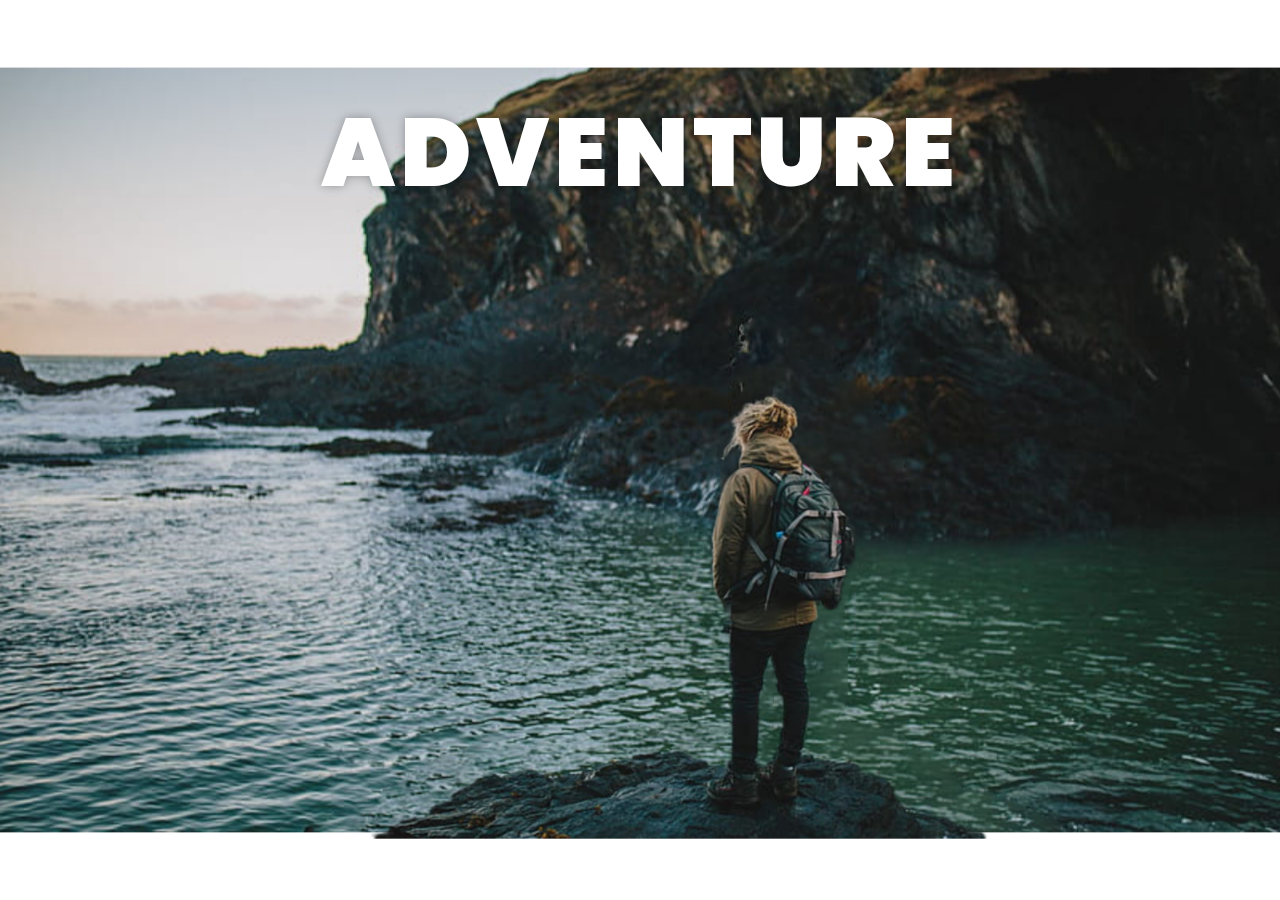
<file: 01 - Parallax Effect/index.html>
<!DOCTYPE html>
<html lang="en">
<head>
    <meta charset="UTF-8">
    <meta name="viewport" content="width=device-width, initial-scale=1.0">
    <title>Adventure Parallax</title>

    <link rel="stylesheet" href="style.css">
</head>
<body>
    
    <div id="wrapper">
        <div class="container">
            <img src="bg.png" class="background">
            <img src="fg.png" class="foreground">
            <h1>ADVENTURE</h1>
        </div>

        <section>
            <h2 class="secHeading">Adventure Time</h2>
            <p class="text">Lorem ipsum dolor sit amet consectetur adipisicing elit. Sed dolore cupiditate laudantium maxime? Soluta aliquid tempore totam dolorem, sequi sapiente magnam, voluptate doloremque architecto fuga qui obcaecati neque suscipit maiores ea quaerat consequatur? Delectus quam maxime perspiciatis quidem aspernatur quae.
            <br><br>
            Lorem ipsum dolor, sit amet consectetur adipisicing elit. Voluptate architecto officiis hic enim corporis necessitatibus, ut commodi veniam quaerat facilis expedita dolorum fugiat, doloremque explicabo consequuntur! Vitae voluptate esse alias at eum enim vero odit necessitatibus dignissimos? Pariatur, tempore voluptatibus nulla eaque ea eos amet!
        </p>

        <div class="bg bg1">
            <h2 class="desc">BIKING</h2>
        </div>
        <p class="text">
            Lorem ipsum dolor sit amet consectetur adipisicing elit. Sed dolore cupiditate laudantium maxime? Soluta aliquid tempore totam dolorem, sequi sapiente magnam, voluptate doloremque architecto fuga qui obcaecati neque suscipit maiores ea quaerat consequatur? Delectus quam maxime perspiciatis quidem aspernatur quae.
            <br><br>
            Lorem ipsum dolor, sit amet consectetur adipisicing elit. Voluptate architecto officiis hic enim corporis necessitatibus, ut commodi veniam quaerat facilis expedita dolorum fugiat, doloremque explicabo consequuntur! Vitae voluptate esse alias at eum enim vero odit necessitatibus dignissimos? Pariatur, tempore voluptatibus nulla eaque ea eos amet!
        </p>
            
        <div class="bg bg2">
            <h2 class="desc">PARA GLIDING</h2>
        </div>
        <p class="text">
            Lorem ipsum dolor sit amet consectetur adipisicing elit. Sed dolore cupiditate laudantium maxime? Soluta aliquid tempore totam dolorem, sequi sapiente magnam, voluptate doloremque architecto fuga qui obcaecati neque suscipit maiores ea quaerat consequatur? Delectus quam maxime perspiciatis quidem aspernatur quae.
            <br><br>
            Lorem ipsum dolor, sit amet consectetur adipisicing elit. Voluptate architecto officiis hic enim corporis necessitatibus, ut commodi veniam quaerat facilis expedita dolorum fugiat, doloremque explicabo consequuntur! Vitae voluptate esse alias at eum enim vero odit necessitatibus dignissimos? Pariatur, tempore voluptatibus nulla eaque ea eos amet!
        </p>
            
        <div class="bg bg3">
            <h2 class="desc">SURFING</h2>
        </div>
        <p class="text">
            Lorem ipsum dolor sit amet consectetur adipisicing elit. Sed dolore cupiditate laudantium maxime? Soluta aliquid tempore totam dolorem, sequi sapiente magnam, voluptate doloremque architecto fuga qui obcaecati neque suscipit maiores ea quaerat consequatur? Delectus quam maxime perspiciatis quidem aspernatur quae.
            <br><br>
            Lorem ipsum dolor, sit amet consectetur adipisicing elit. Voluptate architecto officiis hic enim corporis necessitatibus, ut commodi veniam quaerat facilis expedita dolorum fugiat, doloremque explicabo consequuntur! Vitae voluptate esse alias at eum enim vero odit necessitatibus dignissimos? Pariatur, tempore voluptatibus nulla eaque ea eos amet!
        </p>
            
        </section>
    </div>

</body>
</html>
</file>
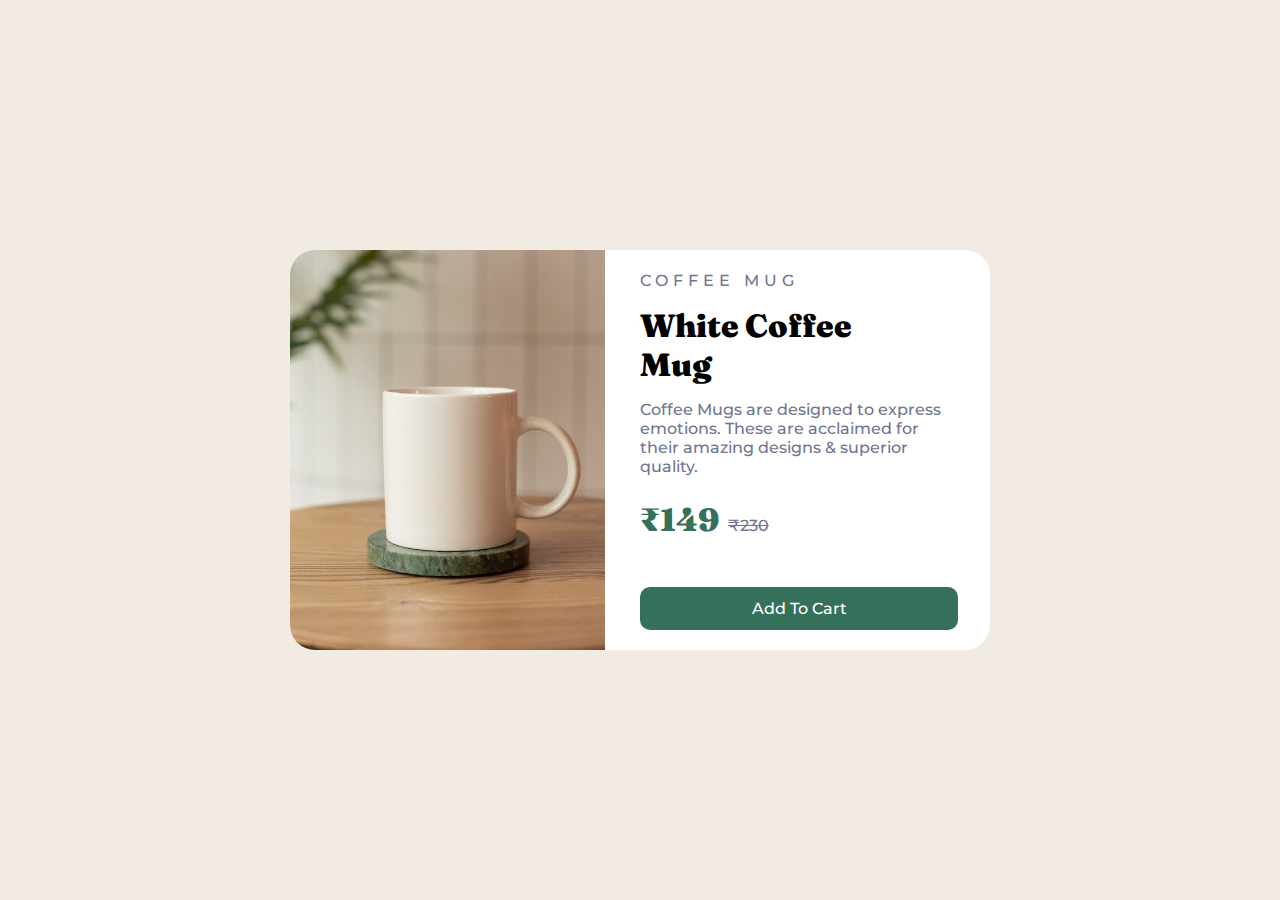
<file: 02 - Coffee Cup/index.html>
<!DOCTYPE html>
<html lang="en">
<head>
    <meta charset="UTF-8">
    <meta name="viewport" content="width=device-width, initial-scale=1.0">
    <title>Mud Cup</title>

    <link rel="stylesheet" href="style.css">
</head>
<body>
    <div id="wrapper">
        <div class="container">
            <div class="product">
                <div class="product-image">
                    <img src="./img/mug.jpg">
                </div>
                <div class="details">
                    <p class="product-category">Coffee Mug</p>
                    <h2 class="product-title">White Coffee <br> Mug</h2>
                    <p class="product-desc">Coffee Mugs are designed to express emotions. These are acclaimed for their amazing designs & superior quality.</p>
                    <p class="product-price">
                        <span class="product-title sell-price">₹149</span>
                        <span class="product-desc original-price">₹230</span>
                    </p>
                    <button class="btn">Add To Cart</button>
                </div>
            </div>
        </div>
    </div>
</body>
</html>
</file>
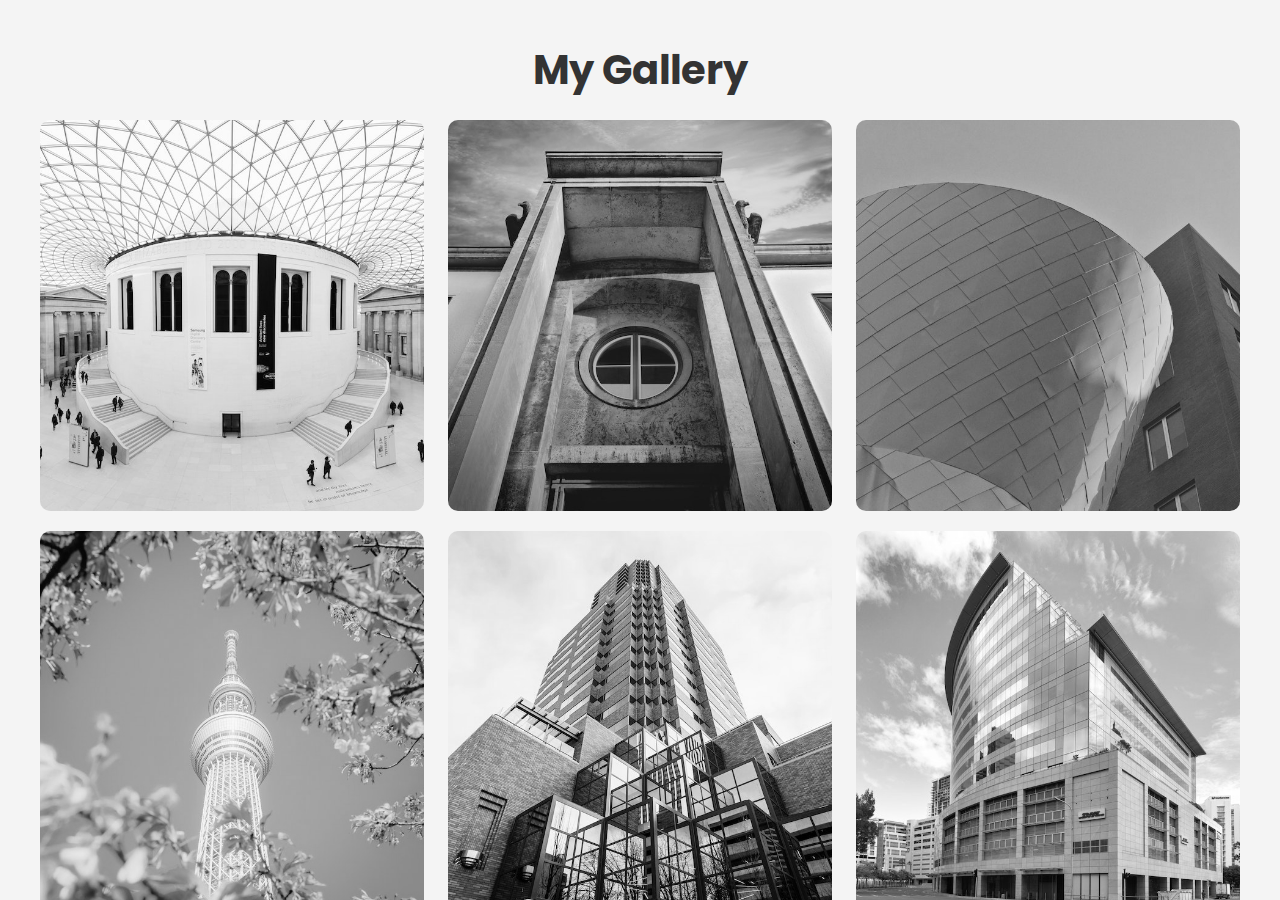
<file: 03 - Image Gallery/index.html>
<!DOCTYPE html>
<html lang="en">
<head>
    <meta charset="UTF-8">
    <meta name="viewport" content="width=device-width, initial-scale=1.0">
    <title>My Gallery</title>

    <link rel="stylesheet" href="style.css">
    <link rel="shortcut icon" href="favicon.ico" type="image/x-icon">
</head>
<body>

    <div id="wrapper">
        <div class="container">
            <h2>My Gallery</h2>
            <div class="gallery">

                <figure class="card">
                    <img src="img/image1.jpg" alt="">
                    <figcaption>Image 1</figcaption>
                </figure>

                <figure class="card">
                    <img src="img/image2.jpg" alt="">
                    <figcaption>Image 2</figcaption>
                </figure>

                <figure class="card">
                    <img src="img/image3.jpg" alt="">
                    <figcaption>Image 3</figcaption>
                </figure>

                <figure class="card">
                    <img src="img/image4.jpg" alt="">
                    <figcaption>Image 4</figcaption>
                </figure>

                <figure class="card">
                    <img src="img/image5.jpg" alt="">
                    <figcaption>Image 5</figcaption>
                </figure>

                <figure class="card">
                    <img src="img/image6.jpg" alt="">
                    <figcaption>Image 6</figcaption>
                </figure>

                <figure class="card">
                    <img src="img/image7.jpg" alt="">
                    <figcaption>Image 7</figcaption>
                </figure>

                <figure class="card">
                    <img src="img/image8.jpg" alt="">
                    <figcaption>Image 8</figcaption>
                </figure>

                <figure class="card">
                    <img src="img/image9.jpg" alt="">
                    <figcaption>Image 9</figcaption>
                </figure>


            </div>
        </div>
    </div>

</body>
</html>
</file>
<file: 01 - Parallax Effect/style.css>
@import url('https://fonts.googleapis.com/css2?family=Poppins:wght@300;400;500;700;800&display=swap');

* {
    padding: 0;
    margin: 0;
    box-sizing: border-box;
    font-family: 'Poppins', sans-serif;
}

#wrapper {
   height: 100vh;
   perspective: 10px;
   overflow-x: hidden;
}
.container {
    position: relative;
    display:flex;
    justify-content: center;
    align-items: center;
    height: 100%;
    transform-style: preserve-3d;
    z-index: -1;
}
.background {
    transform: translateZ(-40px) scale(8);
}
.foreground {
    transform: translateZ(-20px) scale(4);
    bottom: 0px;
}
.background, .foreground {
    position: absolute;
    z-index: -1;
    object-fit: cover;
}
h1 {
    position: absolute;
    top: 5rem;
    text-transform: uppercase;
    color: #fff;
    font-size: 6rem;
    font-weight: 900;
    letter-spacing: 5px;
    text-shadow: 0px 0px 10px rgba(0, 0, 0, .3);
}
section {
    background-color: rgb(45,45,45);
    color: #fff;
    padding: 5rem 0;
}
.secHeading {
    font-size: 3rem;
    padding: 0 5rem;
}

.text {
    font-size: 1rem;
    padding: 0 5rem;
    margin: 2rem 0;
}
.bg {
    position: relative;
    width: 100%;
    background-attachment: fixed;
    background-repeat: no-repeat;
    background-position: center;
    background-size: cover;
    height: 16rem;
}
.bg .desc {
    position: absolute;
    top: 50%;
    left: 50%;
    transform: translate(-50%,-50%);
    font-size: 2rem;
    font-weight: 700;
    background-color: #fff;
    color: #000;
    padding: 0 10px;
    border-radius: 3px;
}

.bg1 {
    background-image: url("sport-1.webp");
}
.bg2 {
    background-image: url("sport-2.jpg");
}
.bg3 {
    background-image: url("sport-3.webp");
}
</file>
<file: 02 - Coffee Cup/style.css>
@import url('https://fonts.googleapis.com/css2?family=Fraunces:opsz,wght@9..144,500;9..144,700&family=Montserrat:wght@300;400;500;600;700&display=swap');

* {
    padding: 0;
    margin: 0;
    box-sizing: border-box;
}

#wrapper {
    height: 100vh;
    overflow-x: hidden;
    overflow-y: auto;
}

.container {
    height: 100%;
    width: 100%;
    display: flex;
    justify-content: center;
    align-items: center;
    background-color: #f2ebe3;
}
.container .product {
    height: 400px;
    width: 700px;
    display: flex;
    justify-content: space-between;
    align-items: center;
    background-color: #fff;
    border-radius: 25px;
    overflow: hidden;
    margin: 1rem 2rem;
}
.product .product-image {
    height: 100%;
    width: 45%;
}
.product .product-image img {
    height: 100%;
    width: 100%;
}
.product .details {
    width: 50%;
    margin: 0.6rem 1rem;
    padding: 0 1rem;
    text-align: left;
}
.details .product-category {
    font-size: 1rem;
    font-family: 'Montserrat', sans-serif;
    font-weight: 500;
    text-transform: uppercase;
    letter-spacing: 5px;
    color: #70768f;
    margin: 1rem 0;
}
.details .product-title {
    font-family: 'Fraunces', sans-serif;
    font-size: 2rem;
    font-weight: 900;
    margin: 1rem 0;
}
.details .product-desc {
    font-family: 'Montserrat', sans-serif;
    font-size: 1rem;
    font-weight: 500;
    color: #70768f;
    margin-bottom: 1.5rem;
}
.details .product-price .sell-price {
    color: #35705A;
    margin-right: 0.3rem;
}
.details .product-price .original-price {
    text-decoration: line-through;

}
.details .btn {
    width: 100%;
    background: #35705A;
    color: #fff;
    border: none;
    outline: none;
    padding: 12px 0;
    border-radius: 10px;
    font-family: 'Montserrat', sans-serif;
    font-size: 1rem;
    font-weight: 500;
    margin: 3rem 0 1rem 0;
}
</file>
<file: 03 - Image Gallery/style.css>
@import url('https://fonts.googleapis.com/css2?family=Poppins:wght@300;400;500;700;800&display=swap');

* {
    padding: 0;
    margin: 0;
}

#wrapper {
    height: 100vh;
    overflow-x: hidden;
    overflow-y: auto;
}

html,
body {
    font-family: 'Poppins', sans-serif;
    background-color: #f4f4f4;
    color: #333;
}
.container {
    max-width: 1200px;
    margin: 0 auto;
    height: 100%;
    padding: 20px;
}
.container h2 {
    font-size: 2.5rem;
    font-weight: 700;
    text-align: center;
    margin: 20px 0;
}

.gallery {
    display: flex;
    flex-wrap: wrap;
    justify-content: space-between;
}

.card {
    width: 32%;
    position: relative;
    margin-bottom: 20px;
    border-radius: 10px;
    overflow: hidden;
}
.card img {
    height: 100%;
    width: 100%;
    filter: grayscale(100%);
    box-shadow: 0 0 20px #333;
    object-fit: cover;
}

.card:hover {
    transform: scale(1.03);
    filter: drop-shadow(0 0 10px #333);
    transition: all .5s ease;
}
.card img:hover {
    filter: grayscale(0%);
}

.card figcaption {
    position: absolute;
    bottom: 0;
    left: 0;
    padding: 25px;
    width: 100%;
    font-size: 1rem;
    font-weight: 500;
    color: #fff;
    opacity: 0;
    border-radius: 0 0 10px 10px;
    background: linear-gradient(rgba(0,0,0,0) 0%, rgba(0,0,0, 0.5) 100%);
    transition: 0.3s;
}
.card:hover figcaption {
    opacity: 1;
    transform: scale(1.03);
}
</file>
